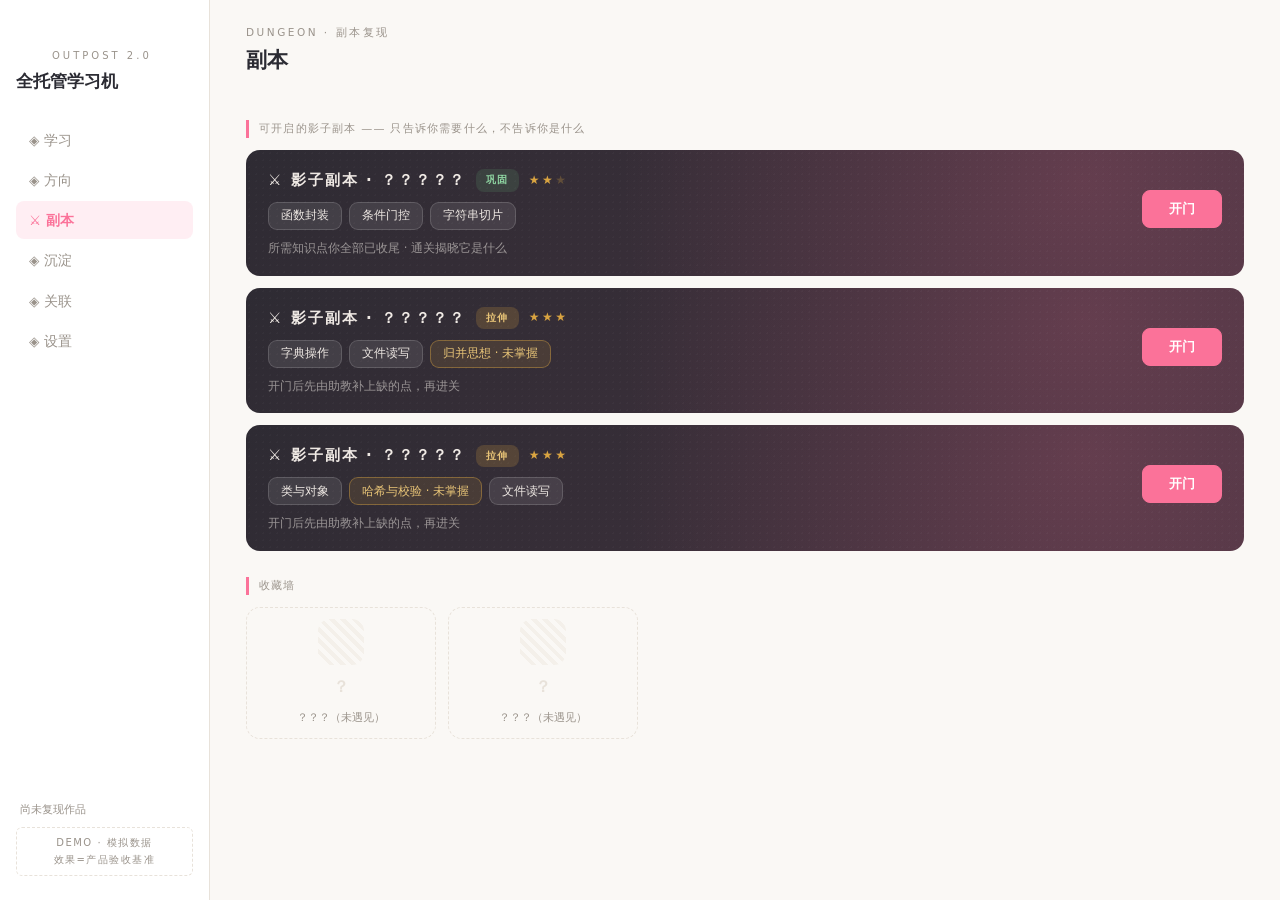
<file: demo/shadow-dungeon/index.html>
<!DOCTYPE html>
<html lang="zh-CN">
<head>
<meta charset="UTF-8">
<meta name="viewport" content="width=device-width,initial-scale=1">
<title>前哨 · 影子副本 demo</title>
<link rel="stylesheet" href="css/base.css">
<link rel="stylesheet" href="css/hall.css">
<link rel="stylesheet" href="css/dungeon.css">
<link rel="stylesheet" href="css/wall.css">
</head>
<body>
<div id="app">
  <aside class="side">
    <div class="logo"><div class="kicker">OUTPOST 2.0</div><b>全托管学习机</b></div>
    <div class="sidebtns">
      <div class="sbtn" data-nav="learn">◈ 学习</div>
      <div class="sbtn" data-nav="dir">◈ 方向</div>
      <div class="sbtn on" data-nav="hall">⚔ 副本</div>
      <div class="sbtn" data-nav="sediment">◈ 沉淀</div>
      <div class="sbtn" data-nav="graph">◈ 关联</div>
      <div class="sbtn" data-nav="set">◈ 设置</div>
    </div>
    <div class="side-foot">
      <div class="progress-mini" id="prog">尚未复现作品</div>
      <div class="demo-note">DEMO · 模拟数据<br>效果=产品验收基准</div>
    </div>
  </aside>
  <main class="main">
    <div class="kicker" id="kicker"></div>
    <div class="h1" id="h1"></div>
    <div class="view" id="view-hall"></div>
    <div class="view" id="view-dungeon" hidden></div>
    <div class="view" id="view-wall" hidden></div>
  </main>
</div>
<div id="toast" role="status" aria-live="polite"></div>
<script src="js/store.js"></script>
<script src="js/views.js"></script>
<script src="js/effects.js"></script>
<script src="js/app.js"></script>
</body>
</html>
</file>
<file: demo/shadow-dungeon/css/base.css>
/* ============================================================
   base.css — 设计系统 token + 应用骨架 + 基础组件
   前哨视觉语言：粉调高光 / 纸感底 / 细线卡面 / 克制动效
   ============================================================ */

:root{
  /* 色彩 token */
  --pink:#FB7299; --pink-deep:#E85A85; --pink-soft:rgba(251,114,153,.12);
  --ink:#2B2B33; --ink-2:#5A5550;
  --mut:#9A938B; --line:#E8E2DA;
  --paper:#F4F0EA; --bg:#FAF8F5; --card:#FFFFFF;
  --gold:#D9A441; --green:#6BBE83; --green-soft:rgba(107,190,131,.14);
  --shadow-fog:#2E2B33; --shadow-fog-2:#43323E;
  --r-lg:14px; --r-md:10px; --r-sm:8px;

  /* 动效 token */
  --t-fast:120ms; --t-med:280ms; --t-slow:600ms;
  --ease-out:cubic-bezier(.22,.9,.32,1);
  --ease-spring:cubic-bezier(.2,.8,.3,1.12);

  font-size:15px;
}
*{box-sizing:border-box;margin:0;padding:0}
html,body{height:100%}
body{
  font-family:"Segoe UI","PingFang SC","Microsoft YaHei",system-ui,sans-serif;
  background:var(--bg); color:var(--ink); line-height:1.65; overflow:hidden;
}

/* ---- 应用骨架 ---- */
#app{display:flex;height:100vh}
.side{
  width:210px;flex:none;background:var(--card);border-right:1px solid var(--line);
  padding:24px 16px;display:flex;flex-direction:column;
}
.logo .kicker{font-size:10px;letter-spacing:3px;color:var(--mut)}
.logo b{display:block;font-size:17px;margin-top:2px}
.sidebtns{margin-top:26px}
.sbtn{
  padding:8px 13px;border-radius:var(--r-sm);color:var(--mut);font-size:13.5px;
  margin-bottom:2px;cursor:pointer;user-select:none;
  transition:background var(--t-fast) var(--ease-out),color var(--t-fast),transform 100ms;
}
.sbtn:hover{background:var(--paper);color:var(--ink)}
.sbtn:active{transform:scale(.97)}
.sbtn.on{color:var(--pink);background:var(--pink-soft);font-weight:600}
.side-foot{margin-top:auto;display:flex;flex-direction:column;gap:8px}
.demo-note{font-size:10px;letter-spacing:1.5px;color:var(--mut);border:1px dashed var(--line);border-radius:6px;padding:7px 9px;text-align:center}
.progress-mini{font-size:11px;color:var(--mut);padding-left:4px}
.progress-mini b{color:var(--pink)}

.main{flex:1;min-width:0;position:relative;display:flex;flex-direction:column}
.kicker{font-size:10.5px;letter-spacing:2.5px;color:var(--mut);padding:24px 36px 0}
.h1{font-size:21px;font-weight:700;padding:0 36px;margin:2px 0 6px}
.view{flex:1;overflow-y:auto;padding:10px 36px 48px;scroll-behavior:smooth}
.view::-webkit-scrollbar{width:9px}
.view::-webkit-scrollbar-thumb{background:var(--line);border-radius:5px;border:2px solid var(--bg)}

/* ---- 通用组件 ---- */
.grouplabel{
  font-size:11px;color:var(--mut);letter-spacing:1.2px;
  border-left:3px solid var(--pink);padding-left:10px;margin:26px 0 12px;
}
.chip{
  display:inline-block;font-size:11.5px;padding:3.5px 12px;border-radius:9px;
  background:var(--paper);border:1px solid var(--line);color:var(--ink-2);
}
.chip.pink{background:var(--pink-soft);border-color:transparent;color:var(--pink);font-weight:600}
.chip.miss{background:rgba(217,164,65,.12);border-color:rgba(217,164,65,.38);color:var(--gold)}
.btn{
  border:1px solid var(--ink);background:transparent;color:var(--ink);
  padding:8px 20px;font-size:12.5px;cursor:pointer;border-radius:var(--r-sm);
  transition:all var(--t-fast) var(--ease-out);white-space:nowrap;font-weight:500;
}
.btn:hover{background:var(--ink);color:#fff}
.btn:active{transform:scale(.97)}
.btn.primary{background:var(--pink);border-color:var(--pink);color:#fff}
.btn.primary:hover{background:var(--pink-deep);border-color:var(--pink-deep)}
.btn.ghost{border-color:var(--line);color:var(--mut)}
.btn.ghost:hover{border-color:var(--ink);color:var(--ink);background:transparent}
.btn:disabled{opacity:.45;cursor:default;transform:none}
.btn:disabled:hover{background:transparent;color:var(--ink)}
.btn.primary:disabled:hover{background:var(--pink)}

/* ---- toast ---- */
#toast{
  position:fixed;left:50%;bottom:34px;transform:translateX(-50%) translateY(20px);
  background:var(--ink);color:#fff;font-size:12.5px;padding:10px 22px;border-radius:10px;
  opacity:0;pointer-events:none;transition:opacity var(--t-med),transform var(--t-med) var(--ease-out);
  z-index:99;max-width:70%;
}
#toast.show{opacity:1;transform:translateX(-50%) translateY(0)}

/* ---- 视图切换 ---- */
.v-enter{animation:vIn var(--t-slow) var(--ease-out) both}
@keyframes vIn{from{opacity:0;transform:translateY(14px)}to{opacity:1;transform:none}}

@media (max-width:760px){
  #app{flex-direction:column}
  .side{width:100%;flex-direction:row;align-items:center;gap:12px;padding:12px 16px}
  .sidebtns{margin:0;display:flex;gap:4px}
  .sbtn{padding:5px 10px;font-size:12px}
  .side-foot{margin:0 0 0 auto}
  .kicker,.h1{padding-left:18px}.view{padding:8px 18px 40px}
}
@media (prefers-reduced-motion:reduce){
  *,*::before,*::after{animation-duration:.01ms !important;transition-duration:.01ms !important}
}
</file>
<file: demo/shadow-dungeon/css/hall.css>
/* ============================================================
   hall.css — 影子候选大厅 + 收藏墙（大厅底部分区）
   ============================================================ */

/* ---- 影子候选卡：雾中之物 ---- */
.shadow-card{
  display:flex;align-items:center;gap:20px;position:relative;overflow:hidden;
  background:linear-gradient(135deg,var(--shadow-fog),var(--shadow-fog-2));
  border-radius:var(--r-lg);padding:18px 22px;margin-bottom:12px;color:#EFE9E4;
  transition:transform var(--t-med) var(--ease-out),box-shadow var(--t-med);
}
.shadow-card::before{ /* 粉雾 */
  content:"";position:absolute;inset:0;pointer-events:none;
  background:radial-gradient(circle at 84% 24%,rgba(251,114,153,.2),transparent 55%);
}
.shadow-card::after{ /* 细噪点 */
  content:"";position:absolute;inset:0;pointer-events:none;opacity:.5;
  background-image:radial-gradient(rgba(255,255,255,.05) 1px,transparent 1px);
  background-size:7px 7px;
}
.shadow-card:hover{transform:translateY(-3px) rotate(-.35deg);box-shadow:0 14px 30px rgba(43,43,51,.26)}
.sh-body{flex:1;min-width:0;position:relative;z-index:1}
.sh-title{font-size:15px;font-weight:700;display:flex;align-items:center;gap:10px;flex-wrap:wrap}
.sh-title .q{letter-spacing:2px}
.tier{font-size:10px;letter-spacing:1.5px;padding:3px 10px;border-radius:8px;font-weight:700}
.tier.t0{background:var(--green-soft);color:#8FD6A2}
.tier.t1{background:rgba(217,164,65,.2);color:#E8C477}
.tier.t2{background:rgba(251,114,153,.24);color:#F894B4}
.stars{color:var(--gold);font-size:12px;letter-spacing:2.5px}
.stars .off{color:rgba(217,164,65,.28)}
.req{display:flex;gap:7px;flex-wrap:wrap;margin-top:9px}
.req .chip{background:rgba(255,255,255,.09);border-color:rgba(255,255,255,.15);color:#EFE9E4}
.req .chip.miss{background:rgba(217,164,65,.13);border-color:rgba(217,164,65,.42);color:#E8C477}
.sh-sub{font-size:11.5px;color:rgba(239,233,228,.55);margin-top:9px}
.sh-actions{flex:none;position:relative;z-index:1;display:flex;flex-direction:column;gap:8px;align-items:flex-end}
.sh-go{border:1px solid var(--pink);background:var(--pink);color:#fff;border-radius:var(--r-sm);
  padding:9px 26px;font-size:13px;cursor:pointer;font-weight:700;transition:all var(--t-fast)}
.sh-go:hover{background:var(--pink-deep);border-color:var(--pink-deep)}
.sh-go:active{transform:scale(.96)}
.sh-hint{font-size:10.5px;color:rgba(239,233,228,.45)}

/* ---- 进行中卡（已开门） ---- */
.active-card{
  background:var(--card);border:1.5px solid var(--pink);border-radius:var(--r-lg);
  padding:18px 22px;margin-bottom:12px;box-shadow:0 4px 18px rgba(251,114,153,.1);
}
.ac-top{display:flex;align-items:center;gap:12px;margin-bottom:14px}
.ac-tag{font-size:10px;letter-spacing:2px;padding:3px 11px;border-radius:8px;background:var(--pink-soft);color:var(--pink);font-weight:700}
.ac-title{font-size:15px;font-weight:700;letter-spacing:1px}
.stage-track{display:flex;gap:9px;margin-bottom:14px}
.st-pip{flex:1;display:flex;align-items:center;gap:8px;padding:9px 12px;border-radius:var(--r-sm);background:var(--paper);font-size:11.5px;color:var(--mut);border:1px solid transparent;transition:all var(--t-med)}
.st-pip .no{width:18px;height:18px;flex:none;border-radius:50%;background:var(--line);color:var(--mut);display:flex;align-items:center;justify-content:center;font-size:10px;font-weight:700}
.st-pip.done{color:var(--ink-2);background:var(--green-soft)}
.st-pip.done .no{background:var(--green);color:#fff}
.st-pip.cur{border-color:var(--pink);color:var(--ink);font-weight:600}
.st-pip.cur .no{background:var(--pink);color:#fff}
.st-pip.cur::after{content:"进行中";margin-left:auto;font-size:9.5px;color:var(--pink);letter-spacing:1px}
.ac-actions{display:flex;gap:10px}

/* ---- 剪影槽 ---- */
.silo-row{display:grid;grid-template-columns:repeat(auto-fill,minmax(190px,1fr));gap:12px}
.silo-slot{
  border:1.5px dashed var(--line);border-radius:var(--r-lg);min-height:132px;
  display:flex;flex-direction:column;align-items:center;justify-content:center;gap:9px;
  color:var(--mut);transition:border-color var(--t-med);
}
.silo-slot:hover{border-color:var(--mut)}
.silo{width:46px;height:46px;border-radius:12px;
  background:repeating-linear-gradient(45deg,var(--paper),var(--paper) 4px,transparent 4px,transparent 8px)}
.silo-slot small{font-size:11px}
.silo-slot .q{font-size:16px;font-weight:800;color:var(--line)}

/* ---- 收藏墙（卡片网格） ---- */
.wall-grid{display:grid;grid-template-columns:repeat(auto-fill,minmax(200px,1fr));gap:14px}
.tcard{
  background:linear-gradient(155deg,#FFFDFB,#F7EFE9);
  border:1.5px solid var(--pink);border-radius:var(--r-lg);padding:18px;
  position:relative;overflow:hidden;cursor:pointer;
  transition:transform var(--t-med) var(--ease-out),box-shadow var(--t-med);
  animation:cardIn .55s var(--ease-out) both;
}
@keyframes cardIn{from{opacity:0;transform:translateY(16px) scale(.94)}to{opacity:1;transform:none}}
.tcard:hover{transform:translateY(-4px);box-shadow:0 14px 28px rgba(43,43,51,.14)}
.tcard::after{content:"";position:absolute;top:0;bottom:0;width:55%;left:-70%;
  background:linear-gradient(105deg,transparent,rgba(255,255,255,.7),transparent);transform:skewX(-18deg)}
.tcard:hover::after{animation:shimmer 1s var(--ease-out)}
@keyframes shimmer{to{left:135%}}
.t-badge{font-size:9.5px;letter-spacing:2px;color:var(--pink);font-weight:700}
.t-name{font-size:16px;font-weight:800;margin:5px 0 4px}
.t-impact{font-size:11.5px;color:var(--ink-2);line-height:1.7;max-width:78%}
.t-meta{display:flex;gap:7px;margin-top:12px;flex-wrap:wrap}
.t-meta span{font-size:10.5px;padding:3px 10px;border-radius:8px;background:var(--pink-soft);color:var(--pink);font-weight:600}
.t-date{
  position:absolute;top:15px;right:15px;width:60px;height:60px;
  border:1.5px solid var(--pink);border-radius:50%;display:flex;align-items:center;justify-content:center;
  text-align:center;font-size:8.5px;color:var(--pink);font-weight:700;line-height:1.4;
  transform:rotate(-9deg);letter-spacing:.5px;
}

/* ---- 卡详情 flip 面板 ---- */
.tdetail{
  position:fixed;inset:0;background:rgba(24,21,26,.62);backdrop-filter:blur(3px);
  display:flex;align-items:center;justify-content:center;z-index:60;
  animation:fadeIn var(--t-med) both;
}
@keyframes fadeIn{from{opacity:0}to{opacity:1}}
.td-card{
  width:400px;max-width:92vw;background:linear-gradient(155deg,#FFFDFB,#F7EFE9);
  border:1.5px solid var(--pink);border-radius:16px;padding:26px 28px;position:relative;
  transform:perspective(1000px);animation:tdIn .45s var(--ease-spring) both;
}
@keyframes tdIn{from{opacity:0;transform:perspective(1000px) rotateY(55deg) scale(.9)}to{opacity:1;transform:perspective(1000px) rotateY(0) scale(1)}}
.td-close{position:absolute;top:14px;right:14px;width:28px;height:28px;border-radius:50%;border:1px solid var(--line);background:var(--card);color:var(--mut);cursor:pointer;font-size:13px;line-height:1}
.td-close:hover{color:var(--ink);border-color:var(--ink)}
.td-name{font-size:22px;font-weight:800;margin:6px 0 2px}
.td-repo{font-size:12px;color:var(--mut);margin-bottom:10px}
.td-impact{font-size:13px;color:var(--ink-2);line-height:1.8}
.td-sec{margin-top:16px}
.td-sec .grouplabel{margin:0 0 8px}
.td-node{font-size:11.5px;padding:3px 11px;border-radius:8px;background:var(--pink-soft);color:var(--pink);font-weight:600;display:inline-block;margin:0 6px 6px 0;cursor:pointer}
.td-node:hover{background:var(--pink);color:#fff}
.td-foot{margin-top:18px;display:flex;align-items:center;justify-content:space-between}
.td-cleared{font-size:11px;color:var(--mut)}
</file>
<file: demo/shadow-dungeon/css/dungeon.css>
/* ============================================================
   dungeon.css — 副本进行中视图 + 一锤揭晓仪式 + 开门雾散
   ============================================================ */

/* ---- 副本头部 ---- */
.dn-head{margin-bottom:16px}
.dn-q{font-size:30px;font-weight:800;letter-spacing:8px;color:var(--ink)}
.dn-sub{font-size:11.5px;color:var(--mut);margin-top:2px}
.pip-track{display:flex;gap:9px;margin-top:14px;max-width:560px}
.pip{flex:1;height:6px;border-radius:4px;background:var(--paper);position:relative;overflow:hidden}
.pip::after{content:"";position:absolute;inset:0;background:var(--pink);border-radius:4px;transform:scaleX(0);transform-origin:left;transition:transform var(--t-slow) var(--ease-out)}
.pip.done::after{transform:scaleX(1)}
.pip.cur::after{animation:pipPulse 1.3s ease-in-out infinite alternate}
@keyframes pipPulse{from{transform:scaleX(.15)}to{transform:scaleX(.72)}}

/* ---- 关卡对话流 ---- */
.flow{max-width:640px}
.bubble{
  background:var(--card);border:1px solid var(--line);border-radius:12px;
  padding:15px 19px;margin-bottom:11px;box-shadow:0 2px 10px rgba(43,43,51,.05);
  animation:bubIn var(--t-med) var(--ease-out) both;
}
@keyframes bubIn{from{opacity:0;transform:translateY(10px)}to{opacity:1;transform:none}}
.bubble .who{font-size:10px;letter-spacing:2px;color:var(--mut);margin-bottom:6px}
.bubble h4{font-size:14px;margin-bottom:5px}
.bubble p{font-size:12.5px;color:var(--ink-2)}
.bubble.ok{border-left:3px solid var(--green)}
.bubble.ok h4{display:flex;align-items:center;gap:8px}
.okmark{color:var(--green);font-weight:800;font-size:11px;letter-spacing:1px;
  background:var(--green-soft);padding:2px 9px;border-radius:7px}
.bubble .hint{font-size:11.5px;color:var(--gold);background:rgba(217,164,65,.09);border-radius:8px;padding:8px 12px;margin-top:9px}
.dn-actions{display:flex;gap:10px;margin-top:4px;align-items:center}
.dn-stuck{font-size:11.5px;color:var(--mut);cursor:pointer;border:none;background:none;text-decoration:underline dotted}
.dn-stuck:hover{color:var(--gold)}

/* ---- 开门雾散全屏过渡 ---- */
.fog{
  position:fixed;inset:0;z-index:70;pointer-events:none;
  background:
    radial-gradient(ellipse at 30% 40%,rgba(67,50,62,.97),transparent 60%),
    radial-gradient(ellipse at 72% 60%,rgba(46,43,51,.97),transparent 62%),
    rgba(30,27,33,.98);
  opacity:0;
}
.fog.play{animation:fogPlay .95s var(--ease-out) both}
@keyframes fogPlay{
  0%{opacity:0}
  32%{opacity:1}
  66%{opacity:1}
  100%{opacity:0}
}
.fog .fog-q{
  position:absolute;left:50%;top:50%;transform:translate(-50%,-50%);
  font-size:20px;letter-spacing:8px;color:rgba(239,233,228,.85);font-weight:700;
  opacity:0;animation:fogQ .95s both;
}
@keyframes fogQ{20%{opacity:1}58%{opacity:1;letter-spacing:11px}100%{opacity:0;letter-spacing:15px}}

/* ============================================================
   一锤揭晓仪式 — 时序编排：
   暗场 .35s → 碎片飞散 .7s → 卡片 flip .7s → shimmer 1s
   → 文案 .5s → 收藏按钮 .4s   全程 ≈ 2.6s
   ============================================================ */
.reveal{
  position:fixed;inset:0;z-index:80;display:flex;flex-direction:column;
  align-items:center;justify-content:center;
  background:radial-gradient(ellipse at 50% 42%,rgba(56,44,52,.985),rgba(22,19,24,.99));
  opacity:0;pointer-events:none;
}
.reveal.show{opacity:1;pointer-events:auto;transition:opacity .35s var(--ease-out)}
/* 碎片 */
.rv-qs{font-size:46px;font-weight:800;letter-spacing:12px;color:#EFE9E4;height:80px;user-select:none}
.rv-qs span{display:inline-block}
.reveal.revealing .rv-qs span{animation:shatter .72s var(--ease-out) forwards}
.rv-qs span:nth-child(1){--dx:-150px;--dy:-96px;--dr:-48deg;animation-delay:.05s}
.rv-qs span:nth-child(2){--dx:130px;--dy:-118px;--dr:40deg;animation-delay:.13s}
.rv-qs span:nth-child(3){--dx:-95px;--dy:110px;--dr:52deg;animation-delay:.21s}
.rv-qs span:nth-child(4){--dx:155px;--dy:80px;--dr:-36deg;animation-delay:.29s}
.rv-qs span:nth-child(5){--dx:8px;--dy:-150px;--dr:26deg;animation-delay:.37s}
@keyframes shatter{
  to{transform:translate(var(--dx),var(--dy)) rotate(var(--dr)) scale(1.5);opacity:0;filter:blur(4px)}
}
/* 纪念卡 */
.rv-card{
  width:360px;max-width:90vw;position:relative;overflow:hidden;
  background:linear-gradient(155deg,#FFFDFB,#F7EFE9);
  border:1.5px solid var(--pink);border-radius:16px;padding:24px 26px;
  opacity:0;transform:perspective(1000px) rotateY(92deg);
}
.reveal.revealing .rv-card{animation:cardFlip .72s .5s var(--ease-spring) forwards}
@keyframes cardFlip{to{opacity:1;transform:perspective(1000px) rotateY(0)}}
.rv-card::after{content:"";position:absolute;top:0;bottom:0;width:55%;left:-70%;
  background:linear-gradient(105deg,transparent,rgba(255,255,255,.78),transparent);transform:skewX(-18deg)}
.reveal.revealing .rv-card::after{animation:shimmer 1.05s 1.15s var(--ease-out) forwards}
/* 揭晓文案 */
.rv-text{text-align:center;color:#EFE9E4;margin-top:18px;min-height:58px}
.rv-text b{font-size:17px;display:block}
.rv-text small{display:block;font-size:11.5px;color:rgba(239,233,228,.62);margin-top:4px}
.reveal.revealing .rv-text{animation:bubIn .5s 1.35s var(--ease-out) both}
.rv-go{
  margin-top:16px;border:1px solid var(--pink);background:transparent;color:#F894B4;
  border-radius:var(--r-sm);padding:9px 26px;font-size:13px;cursor:pointer;font-weight:600;opacity:0;
}
.rv-go:hover{background:var(--pink-soft)}
.reveal.revealing .rv-go{animation:bubIn .4s 1.9s both}
/* 粉尘微粒（仪式氛围） */
.rv-mote{position:absolute;width:4px;height:4px;border-radius:50%;background:var(--pink);opacity:0;pointer-events:none}
.reveal.revealing .rv-mote{animation:mote 1.6s var(--ease-out) both}
@keyframes mote{
  0%{opacity:0;transform:translateY(0) scale(1)}
  25%{opacity:.85}
  100%{opacity:0;transform:translateY(-130px) scale(.4)}
}
</file>
<file: demo/shadow-dungeon/css/wall.css>
/* ============================================================
   wall.css — 连锚图谱（沉淀页视角）：知识点 → 纪念卡
   ============================================================ */
.anchor-wrap{max-width:760px}
.anchor-svg{width:100%;height:auto;display:block}
.an-ctx{stroke:#C9C2B9;stroke-width:1.4;opacity:.65;fill:none}
.an-earned{stroke:var(--pink);stroke-width:1.7;stroke-dasharray:6 4;opacity:.8;fill:none;
  animation:dashFlow 1.7s linear infinite}
@keyframes dashFlow{to{stroke-dashoffset:-20}}
.an-node{fill:var(--card);stroke:var(--line);stroke-width:1.5;transition:stroke var(--t-fast)}
.an-node.hi{stroke:var(--pink)}
.an-tro{fill:#FFF6F2;stroke:var(--pink);stroke-width:2;transition:filter var(--t-med)}
.an-tro.hi{filter:drop-shadow(0 3px 9px rgba(251,114,153,.45))}
.an-label{font-size:11.5px;fill:var(--ink)}
.an-sub{font-size:10px;fill:var(--mut)}
.an-note{font-size:10.5px;fill:var(--mut);letter-spacing:1px}
.an-g{cursor:pointer}
</file>
